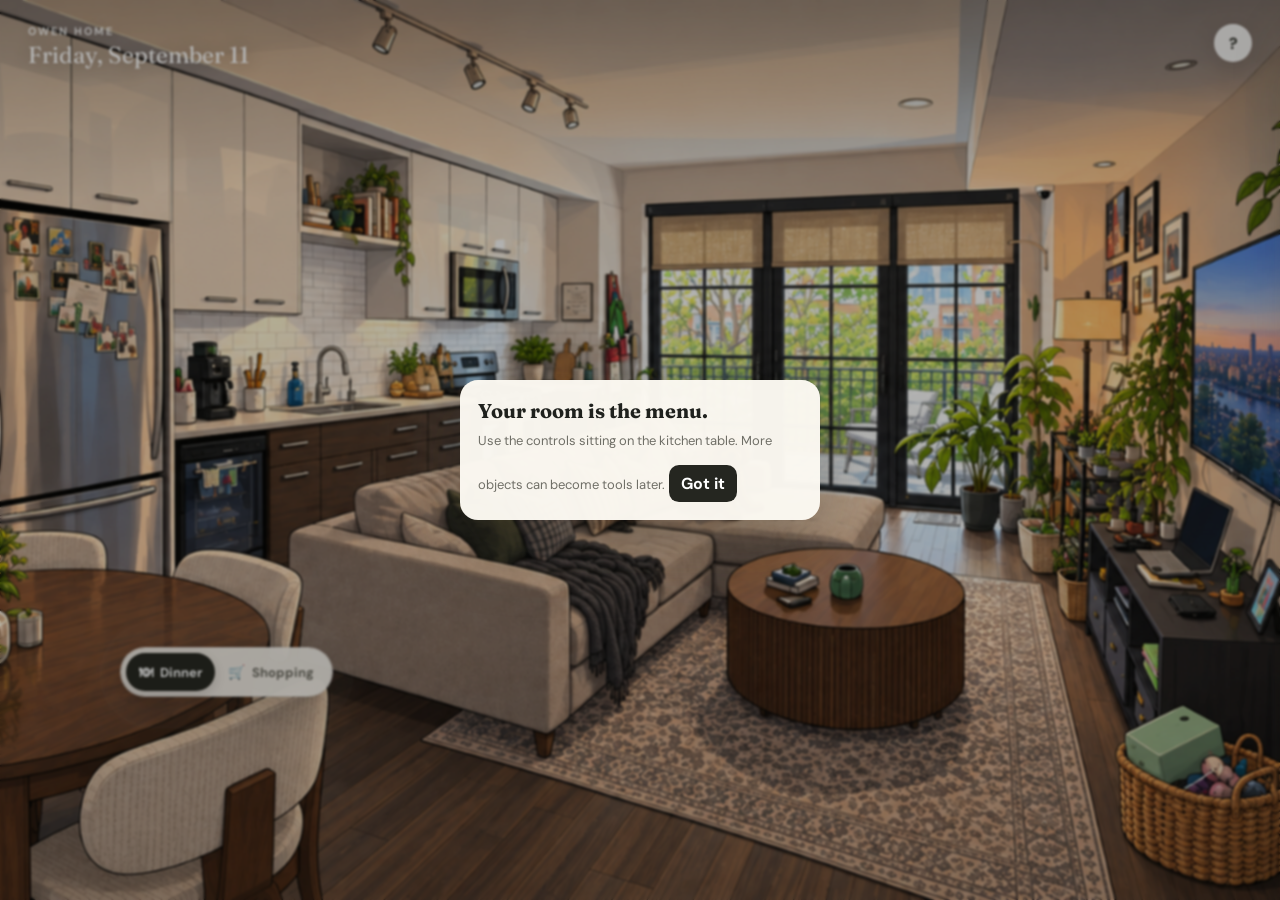
<file: index.html>
<!doctype html>
<html lang="en">
<head>
  <meta charset="utf-8" />
  <meta name="viewport" content="width=device-width, initial-scale=1" />
  <meta name="theme-color" content="#171713" />
  <title>Owen Home</title>
  <link rel="preconnect" href="https://fonts.googleapis.com">
  <link rel="preconnect" href="https://fonts.gstatic.com" crossorigin>
  <link href="https://fonts.googleapis.com/css2?family=DM+Sans:wght@400;500;600;700&family=Fraunces:opsz,wght@9..144,600&display=swap" rel="stylesheet">
  <link rel="stylesheet" href="styles.css" />
</head>
<body>
  <main class="room-shell" aria-label="Interactive home dashboard">
    <img class="room-image" src="assets/room.png" alt="Illustrated open-plan living room and kitchen" />
    <div class="room-shade" aria-hidden="true"></div>

    <header class="topbar">
      <div>
        <div class="eyebrow">OWEN HOME</div>
        <div class="today" id="todayLabel">September 2026</div>
      </div>
      <button class="help-btn" id="helpBtn" aria-label="How this works">?</button>
    </header>

    <!-- Hotspot deliberately uses percentages so it stays attached to the dining table as the image scales. -->
    <div class="table-hotspot" aria-label="Kitchen table controls">
      <div class="hotspot-glow"></div>
      <div class="table-toggle" role="group" aria-label="Open kitchen tools">
        <button class="table-toggle-btn active" data-open="dinner" aria-pressed="true">
          <span class="toggle-icon">🍽</span><span>Dinner</span>
        </button>
        <button class="table-toggle-btn" data-open="shopping" aria-pressed="false">
          <span class="toggle-icon">🛒</span><span>Shopping</span>
        </button>
      </div>
    </div>

    <div class="scrim" id="scrim"></div>

    <aside class="panel" id="panel" aria-hidden="true" aria-label="Kitchen management panel">
      <div class="panel-grabber"></div>
      <div class="panel-header">
        <div>
          <div class="eyebrow panel-eyebrow">KITCHEN TABLE</div>
          <h1 id="panelTitle">Dinner Schedule</h1>
        </div>
        <button class="close-btn" id="closeBtn" aria-label="Close">×</button>
      </div>

      <div class="primary-tabs" role="tablist">
        <button class="primary-tab active" data-tab="dinner" role="tab">Dinner Schedule</button>
        <button class="primary-tab" data-tab="shopping" role="tab">Shopping List</button>
      </div>

      <section class="tab-panel active" id="dinnerPanel">
        <div class="section-row">
          <div>
            <div class="section-kicker" id="dinnerRangeLabel">THIS WEEK</div>
            <p class="section-copy">Tap any dinner to edit it. Changes stay saved on this device.</p>
          </div>
          <button class="ghost-btn" id="calendarToggle">Full month</button>
        </div>
        <div id="dinnerList" class="dinner-list"></div>
        <div id="monthGrid" class="month-grid-wrap hidden"></div>
      </section>

      <section class="tab-panel" id="shoppingPanel">
        <div class="shopping-mode" role="group" aria-label="Shopping list mode">
          <button class="mode-btn active" data-mode="weekly">This week</button>
          <button class="mode-btn" data-mode="master">Master list</button>
        </div>
        <div class="progress-wrap">
          <div class="progress-copy"><span id="progressText">0 of 0 checked</span><button class="text-btn" id="clearChecks">Clear checks</button></div>
          <div class="progress-track"><div class="progress-fill" id="progressFill"></div></div>
        </div>
        <div id="weekSelector" class="week-selector"></div>
        <div id="shoppingList"></div>
        <form id="addItemForm" class="add-item-form">
          <input id="addItemInput" type="text" placeholder="Add a personal item…" autocomplete="off" />
          <button type="submit">Add</button>
        </form>
      </section>
    </aside>

    <div class="tip" id="tip">
      <strong>Your room is the menu.</strong>
      <span>Use the controls sitting on the kitchen table. More objects can become tools later.</span>
      <button id="dismissTip">Got it</button>
    </div>
  </main>

  <script src="data.js"></script>
  <script src="app.js"></script>
</body>
</html>
</file>
<file: styles.css>
:root{
  --ink:#1f211d;
  --muted:#706f67;
  --paper:#fbf8f1;
  --paper-2:#f3eee3;
  --line:rgba(43,44,38,.13);
  --accent:#b84b33;
  --green:#50694e;
  --purple:#66557f;
  --shadow:0 24px 70px rgba(17,18,14,.28);
}
*{box-sizing:border-box}
html,body{margin:0;min-height:100%;font-family:'DM Sans',system-ui,sans-serif;color:var(--ink);background:#171713}
button,input{font:inherit}
button{cursor:pointer}
.room-shell{position:relative;width:100vw;height:100dvh;overflow:hidden;background:#171713}
.room-image{position:absolute;inset:0;width:100%;height:100%;object-fit:cover;object-position:center center;user-select:none;-webkit-user-drag:none}
.room-shade{position:absolute;inset:0;background:linear-gradient(180deg,rgba(0,0,0,.28),transparent 22%,transparent 72%,rgba(0,0,0,.16));pointer-events:none}
.topbar{position:absolute;z-index:5;top:0;left:0;right:0;padding:24px 28px;display:flex;justify-content:space-between;align-items:flex-start;color:white;text-shadow:0 1px 18px rgba(0,0,0,.32)}
.eyebrow{font-size:11px;letter-spacing:.18em;font-weight:700;opacity:.86}
.today{font-family:'Fraunces',serif;font-size:23px;margin-top:3px}
.help-btn,.close-btn{border:0;background:rgba(255,255,255,.88);color:#262821;box-shadow:0 8px 28px rgba(0,0,0,.15);backdrop-filter:blur(14px)}
.help-btn{width:38px;height:38px;border-radius:50%;font-weight:700}
.table-hotspot{position:absolute;z-index:7;left:5.7%;top:67%;width:24%;height:16%;display:flex;align-items:center;justify-content:center;pointer-events:none}
.hotspot-glow{position:absolute;width:82%;height:72%;border-radius:999px;background:rgba(255,248,229,.14);box-shadow:0 0 0 1px rgba(255,255,255,.15),0 0 45px rgba(255,242,207,.22);opacity:.25;transition:.25s}
.table-hotspot:hover .hotspot-glow{opacity:.65;transform:scale(1.03)}
.table-toggle{pointer-events:auto;position:relative;display:flex;background:rgba(251,248,241,.93);padding:5px;border-radius:999px;box-shadow:0 16px 44px rgba(25,22,17,.28),0 0 0 1px rgba(255,255,255,.75);backdrop-filter:blur(16px);transform:translateY(-3px)}
.table-toggle-btn{display:flex;gap:7px;align-items:center;border:0;background:transparent;color:#69685f;padding:10px 13px;border-radius:999px;font-size:13px;font-weight:700;transition:.2s}
.table-toggle-btn.active{background:#24251f;color:white;box-shadow:0 4px 14px rgba(0,0,0,.17)}
.toggle-icon{font-size:14px}
.scrim{position:absolute;z-index:8;inset:0;background:rgba(13,14,11,.31);opacity:0;pointer-events:none;transition:.28s;backdrop-filter:blur(1px)}
.scrim.open{opacity:1;pointer-events:auto}
.panel{position:absolute;z-index:10;top:16px;right:16px;bottom:16px;width:min(520px,calc(100vw - 32px));background:rgba(251,248,241,.97);border-radius:24px;box-shadow:var(--shadow);padding:22px;overflow:auto;transform:translateX(calc(100% + 40px));transition:transform .34s cubic-bezier(.22,.8,.28,1);backdrop-filter:blur(18px)}
.panel.open{transform:translateX(0)}
.panel-grabber{display:none}
.panel-header{display:flex;align-items:flex-start;justify-content:space-between;gap:16px}
.panel-eyebrow{color:var(--muted)}
h1{font-family:'Fraunces',serif;font-weight:600;font-size:30px;line-height:1.05;margin:5px 0 0}
.close-btn{width:36px;height:36px;border-radius:50%;font-size:25px;line-height:1;background:#eee8dc;box-shadow:none}
.primary-tabs{display:flex;border-bottom:1px solid var(--line);margin:20px 0 20px;gap:24px}
.primary-tab{border:0;background:none;color:var(--muted);font-weight:700;padding:0 0 12px;position:relative}
.primary-tab.active{color:var(--ink)}
.primary-tab.active:after{content:'';position:absolute;height:2px;background:var(--accent);left:0;right:0;bottom:-1px;border-radius:2px}
.tab-panel{display:none}
.tab-panel.active{display:block}
.section-row{display:flex;justify-content:space-between;gap:16px;align-items:flex-start;margin-bottom:12px}
.section-kicker{font-size:11px;font-weight:800;letter-spacing:.12em;color:var(--accent)}
.section-copy{font-size:12px;color:var(--muted);margin:4px 0 0;max-width:310px;line-height:1.4}
.ghost-btn,.mode-btn,.text-btn{border:0;background:none;color:var(--muted)}
.ghost-btn{border:1px solid var(--line);background:white;border-radius:999px;padding:8px 11px;font-size:12px;font-weight:700;white-space:nowrap}
.dinner-list{display:grid;gap:9px}
.dinner-card{display:grid;grid-template-columns:54px 1fr auto;gap:11px;align-items:center;background:white;border:1px solid var(--line);border-radius:15px;padding:11px;transition:.18s}
.dinner-card:hover{transform:translateY(-1px);box-shadow:0 8px 24px rgba(26,26,21,.06)}
.dinner-card.today-card{border-color:rgba(184,75,51,.45);box-shadow:inset 3px 0 0 var(--accent)}
.date-chip{width:48px;height:48px;border-radius:13px;background:var(--paper-2);display:flex;flex-direction:column;align-items:center;justify-content:center}
.date-chip .dow{font-size:9px;font-weight:800;letter-spacing:.08em;color:var(--muted)}
.date-chip .num{font-family:'Fraunces',serif;font-size:20px;line-height:1;margin-top:2px}
.meal-name{font-size:13.5px;font-weight:700;line-height:1.3}
.meal-note{font-size:11.5px;color:var(--muted);margin-top:3px;line-height:1.35}
.meal-tags{display:flex;gap:5px;flex-wrap:wrap;margin-top:5px}
.tag{font-size:9px;font-weight:800;letter-spacing:.04em;text-transform:uppercase;color:white;border-radius:999px;padding:3px 6px}
.tag.left{background:var(--green)}.tag.lunch{background:var(--purple)}.tag.prep{background:var(--accent)}
.edit-btn{width:30px;height:30px;border:0;border-radius:50%;background:#f2ede4;color:#77766d}
.edit-row{grid-column:2/4;display:flex;gap:7px;margin-top:4px}
.edit-row input{flex:1;border:1px solid var(--line);background:var(--paper);border-radius:9px;padding:9px 10px;outline:none}
.edit-row button{border:0;border-radius:9px;padding:8px 10px;font-weight:700}.save-btn{background:#252620;color:white}.cancel-btn{background:#eee8dc;color:var(--muted)}
.month-grid-wrap{margin-top:4px}
.hidden{display:none!important}
.calendar-head,.calendar-grid{display:grid;grid-template-columns:repeat(7,1fr);gap:5px}
.calendar-head div{text-align:center;font-size:10px;color:var(--muted);padding:6px 0;font-weight:700}
.calendar-day{min-height:68px;background:white;border:1px solid var(--line);border-radius:9px;padding:6px;font-size:10.5px;overflow:hidden}
.calendar-day.empty{background:transparent;border-color:transparent}.calendar-day.noshop{background:repeating-linear-gradient(135deg,#fff,#fff 6px,#f5f1e8 6px,#f5f1e8 12px)}
.calendar-day .daynum{font-weight:800;margin-bottom:5px}.calendar-day .mini-meal{line-height:1.25;color:#474841}.calendar-day.current{outline:2px solid rgba(184,75,51,.45)}
.shopping-mode{display:flex;background:#ece6da;border-radius:999px;padding:4px;margin-bottom:14px}.mode-btn{flex:1;border-radius:999px;padding:8px 10px;font-size:12px;font-weight:700}.mode-btn.active{background:white;color:var(--ink);box-shadow:0 2px 10px rgba(0,0,0,.07)}
.progress-wrap{margin-bottom:13px}.progress-copy{display:flex;justify-content:space-between;font-size:11.5px;color:var(--muted);margin-bottom:6px}.text-btn{padding:0;font-size:11.5px;text-decoration:underline;text-underline-offset:3px}.progress-track{height:5px;background:#ded7ca;border-radius:99px;overflow:hidden}.progress-fill{height:100%;width:0;background:var(--accent);transition:.2s}
.week-selector{display:flex;gap:6px;overflow-x:auto;padding-bottom:8px;margin-bottom:8px;scrollbar-width:none}.week-selector::-webkit-scrollbar{display:none}.week-btn{flex:0 0 auto;border:1px solid var(--line);background:white;border-radius:10px;padding:8px 9px;text-align:left}.week-btn strong{display:block;font-size:11px}.week-btn span{font-size:9.5px;color:var(--muted)}.week-btn.active{border-color:rgba(184,75,51,.55);background:#fbebe6}
.cat-block{margin:15px 0}.cat-title{font-family:'Fraunces',serif;font-size:16px;margin:0 0 6px;padding-bottom:6px;border-bottom:1px solid var(--line)}
.item-row{display:flex;align-items:flex-start;gap:9px;padding:6px 1px;font-size:12.5px}.item-row input{margin-top:2px;accent-color:var(--accent);width:15px;height:15px}.item-row label{cursor:pointer;line-height:1.35}.item-row.checked label{text-decoration:line-through;color:#96938b}.qty{font-size:11px;color:var(--muted)}
.empty-note{font-size:12.5px;color:var(--muted);font-style:italic;padding:12px 2px}
.custom-heading{margin-top:20px}
.add-item-form{display:flex;gap:7px;margin-top:14px;padding-top:14px;border-top:1px solid var(--line)}.add-item-form input{flex:1;border:1px solid var(--line);border-radius:12px;background:white;padding:10px 11px;outline:none}.add-item-form input:focus{border-color:rgba(184,75,51,.55)}.add-item-form button{border:0;background:#252620;color:white;border-radius:12px;padding:0 14px;font-weight:700}
.tip{position:absolute;z-index:12;left:50%;top:50%;transform:translate(-50%,-50%) scale(.96);width:min(360px,calc(100vw - 40px));background:rgba(251,248,241,.98);box-shadow:var(--shadow);border-radius:18px;padding:18px;opacity:0;pointer-events:none;transition:.22s}.tip.open{opacity:1;pointer-events:auto;transform:translate(-50%,-50%) scale(1)}.tip strong{display:block;font-family:'Fraunces',serif;font-size:20px;margin-bottom:6px}.tip span{font-size:13px;color:var(--muted);line-height:1.45}.tip button{margin-top:14px;border:0;background:#252620;color:white;border-radius:10px;padding:8px 12px;font-weight:700}
@media(max-width:760px){
  .room-image{object-position:60% center}
  .topbar{padding:18px}
  .today{font-size:19px}
  .table-hotspot{left:1%;top:70%;width:44%;height:14%}
  .table-toggle{transform:scale(.92)}
  .table-toggle-btn{padding:9px 10px;font-size:12px}
  .panel{top:auto;left:0;right:0;bottom:0;width:100%;height:min(78dvh,720px);border-radius:24px 24px 0 0;padding:16px 16px 24px;transform:translateY(calc(100% + 20px))}
  .panel.open{transform:translateY(0)}
  .panel-grabber{display:block;width:44px;height:5px;background:#d4cec2;border-radius:99px;margin:0 auto 13px}
  h1{font-size:27px}
  .primary-tabs{margin-top:16px}
  .dinner-card{grid-template-columns:50px 1fr auto}
  .calendar-day{min-height:58px;padding:4px}.calendar-day .mini-meal{font-size:9px}
}
@media(max-width:420px){
  .table-hotspot{left:0;top:72%;width:54%}
  .toggle-icon{display:none}
  .panel{height:82dvh}
  .section-copy{max-width:230px}
}
</file>
